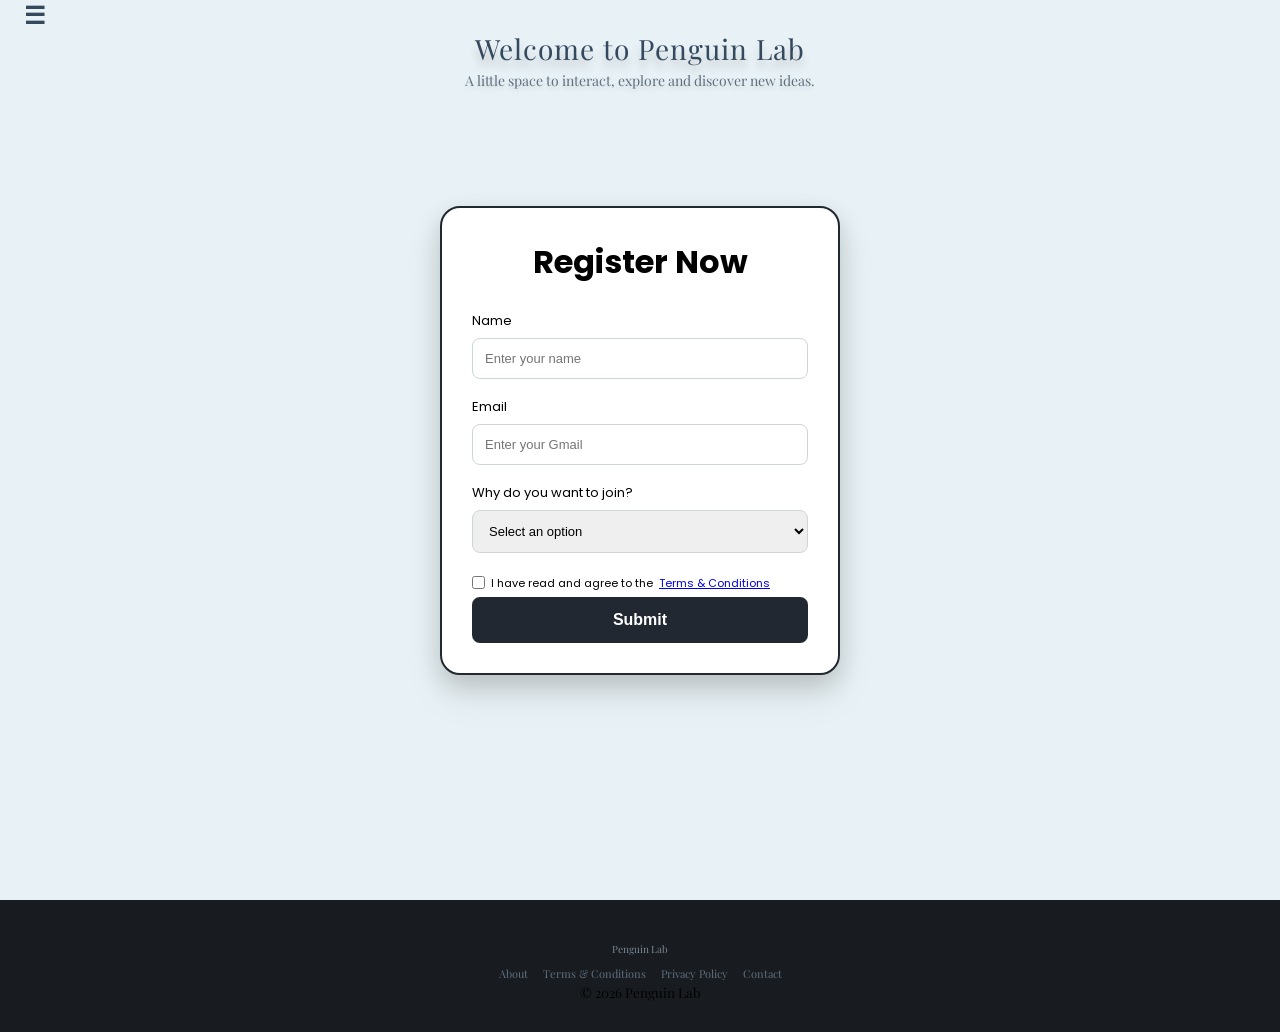
<file: index.html>
<!DOCTYPE html>
<html lang="en">

<head>
  <meta charset="UTF-8">
  <meta name="viewport" content="width=device-width, initial-scale=1.0">

  <link rel="stylesheet" href="style.css">

  <title>Penguin Lab</title>
</head>

<body class="home-page">

  <!-- NAVIGATION -->
  <nav class="navbar">

    <button class="menu-button" id="menuButton">
      ☰
    </button>

    <div class="menu-links" id="menuLinks">

      <a href="index.html">Home</a>
      <a href="about.html">About</a>
      <a href="terms.html">Terms &amp; Conditions</a>
      <a href="privacy.html">Privacy Policy</a>
      <a href="contact.html">Contact</a>

    </div>

  </nav>


  <!-- INTRO HEADER -->
  <header>

    <h1>Welcome to Penguin Lab</h1>

    <p>
      A little space to interact, explore and discover new ideas.
    </p>

  </header>


  <!-- REGISTRATION CARD -->
  <main class="register-card">

    <h1>Register Now</h1>

    <form id="registrationForm">

      <!-- NAME -->
      <div class="form-group">

        <label for="name">
          Name
        </label>

        <input
          type="text"
          id="name"
          name="name"
          placeholder="Enter your name"
          minlength="4"
          required
        >

      </div>


      <!-- EMAIL -->
      <div class="form-group">

        <label for="email">
          Email
        </label>

        <input
          type="email"
          id="email"
          name="email"
          placeholder="Enter your Gmail"
          pattern="[a-zA-Z0-9._%+-]+@gmail\.com"
          title="Please enter a valid Gmail address"
          required
        >

      </div>


      <!-- REASON -->
      <div class="form-group">

        <label for="reason">
          Why do you want to join?
        </label>

        <select id="reason" name="reason">

          <option value="">
            Select an option
          </option>

          <option value="learning">
            Learning
          </option>

          <option value="exploring">
            Just exploring
          </option>

          <option value="curiosity">
            Curiosity
          </option>

          <option value="looking-around">
            Just looking around
          </option>

          <option value="other">
            Other
          </option>

        </select>

      </div>


      <!-- TERMS -->
      <label class="terms-check">

        <input type="checkbox" required>

        I have read and agree to the
        <a href="terms.html">
          Terms &amp; Conditions
        </a>

      </label>


      <!-- SUBMIT -->
      <button type="submit">
        Submit
      </button>

    </form>

  </main>


  <!-- ENTRY SCREEN -->
  <section class="entry-screen" id="entryScreen">

    <div class="entry-message">

      <h2>
        You made it in. 👀
      </h2>

      <p>
        Getting things ready...
      </p>

      <div class="loading-dots">

        <span></span>
        <span></span>
        <span></span>

      </div>

    </div>

  </section>


  <!-- LAB SCREEN -->
  <section class="lab-screen" id="labScreen">

<div class="penguin-bubble bubble-one">
  👀 There's more to discover...
</div>

<div class="penguin-bubble bubble-two">
  🐧 Keep looking...
</div>

<div class="penguin-bubble bubble-three">
  💭 You never know what you'll find.
</div>

<div class="penguin-bubble bubble-four">
  🔎 Did you notice that?
</div>

<div class="penguin-bubble bubble-five">
  🌍 The world is stranger than it looks.
</div>

<div class="penguin-bubble bubble-six">
  🤔 I wonder what we'll find next.
</div>

<div class="penguin-bubble bubble-seven">
  🐧 Don't scroll too fast!
</div>

<div class="penguin-bubble bubble-eight">
  👀 Okay... this one is interesting.
</div>
    
    <div class="lab-content">


      <!-- LAB PENGUIN -->
      <div class="lab-penguin">

        <div class="lab-penguin-body">

          <div class="lab-penguin-tummy"></div>

        </div>


        <div class="lab-penguin-wing"></div>


        <div class="lab-penguin-head">

          <div class="lab-penguin-face">

            <div class="lab-penguin-eye left"></div>

            <div class="lab-penguin-eye right"></div>

            <div class="lab-penguin-beak"></div>

          </div>

        </div>


        <div class="lab-penguin-foot left"></div>

        <div class="lab-penguin-foot right"></div>


        <!-- PENGUIN MESSAGE -->
        <div class="penguin-message">

          <span>
            Come take a look... 👀
          </span>

        </div>

      </div>


      <!-- LAB INTRO -->
      <h1>
        Welcome to Penguin Lab
      </h1>


      <p>
        There’s more to the world than we notice at first glance.
        Some things are strange. Some are disappearing.
        Some are hiding in plain sight.
      </p>


      <p>
        Take a look around. You might discover something
        you never knew existed.
      </p>


      <!-- SLIDER TITLE -->
      <h2>
        A glimpse inside the Lab...
      </h2>


      <!-- IMAGE SLIDER -->
      <div class="lab-slider">

        <div class="slides-track">


          <!-- IMAGE 1 -->
          <div class="slide">

            <img
              src="image1.jpg"
              alt="A glimpse into the natural world"
            >

          </div>


          <!-- IMAGE 2 -->
          <div class="slide">

            <img
              src="image2.jpg"
              alt="A glimpse into the natural world"
            >

          </div>


          <!-- IMAGE 3 -->
          <div class="slide">

            <img
              src="image3.jpg"
              alt="A glimpse into language and culture"
            >

          </div>


          <!-- IMAGE 4 -->
          <div class="slide">

            <img
              src="image4.jpg"
              alt="Antikythera mechanism"
            >

          </div>


          <!-- IMAGE 5 -->
          <div class="slide">

            <img
              src="image5.jpg"
              alt="A glimpse inside Penguin Lab"
            >

          </div>


          <!-- DUPLICATE IMAGE 1 FOR SEAMLESS SLIDER -->
          <div class="slide">

            <img
              src="image1.jpg"
              alt="A glimpse into the natural world"
            >

          </div>


        </div>

      </div>


      <!-- DISCOVERY SECTION -->
      <section class="discover-section">


        <h2>
          What will you discover?
        </h2>


        <p class="discover-intro">
          The world is full of things that are easy to overlook.
          Look a little closer and you might find something extraordinary.
        </p>


  <div class="discovery-categories">


          <!-- NATURE -->
   <div class="discovery-card">

    <img src="image1.jpg"
             alt="A mysterious cave"
            >


            <div class="discovery-info">

              <h3>
                Nature
              </h3>


              <p class="discovery-tagline">
                The world has secrets.
              </p>


              <p>
                Strange creatures, hidden places, unusual ecosystems,
                and natural phenomena that seem almost impossible.
              </p>


        <button onclick="window.location.href='nature.html'">
  Explore Nature
</button>

            </div>

          </div>


          <!-- LANGUAGES -->
          <div class="discovery-card">

            <img
              src="image5.jpg"
              alt="Language and culture"
            >


            <div class="discovery-info">

              <h3>
                Languages
              </h3>


              <p class="discovery-tagline">
                Every language carries a world.
              </p>


              <p>
                Discover disappearing languages, unusual writing systems,
                fascinating words, and the stories languages carry.
              </p>


    <button onclick="window.location.href='languages.html'">
  Explore Languages
</button>

            </div>

          </div>


          <!-- MYSTERIES & INVENTIONS -->
          <div class="discovery-card">

            <img
              src="image2.jpg"
              alt="The Antikythera mechanism"
            >


            <div class="discovery-info">

              <h3>
                Mysteries &amp; Inventions
              </h3>


              <p class="discovery-tagline">
                Someone actually built this.
              </p>


              <p>
                Explore ancient technology, forgotten inventions,
                mysterious objects, and discoveries that raise questions.
              </p>


  <button onclick="window.location.href='mysteries.html'">
  Explore Mysteries
</button>

            </div>

          </div>
    <div class="discovery-card">
  <img src="image3.jpg" alt="A hidden place">

  <div class="discovery-info">
    <h3>Hidden Places</h3>

    <p class="discovery-tagline">
      Some places are easier to miss than you think.
    </p>

    <p>
      Explore forgotten places, secret corners of the world,
      unusual landscapes, and locations hiding in plain sight.
    </p>

    <button onclick="window.location.href='hidden.html'">
      Explore Hidden Places
    </button>
  </div>
</div>


<div class="discovery-card">
  <img src="image4.jpg" alt="The human mind">

  <div class="discovery-info">
    <h3>Human Mind</h3>

    <p class="discovery-tagline">
      Your mind does more than you realize.
    </p>

    <p>
      Discover fascinating things about memory, perception,
      emotions, habits, and the strange ways our minds work.
    </p>

    <button onclick="window.location.href='mind.html'">
      Explore Human Mind
    </button>
  </div>
</div>  

        </div>

      </section>

      <section class="why-lab">

  <h2>Why Penguin Lab?</h2>

  <p>
    Penguin Lab is a little space for curious minds.
    A place to pause, look closer, and discover things
    that are easy to miss in everyday life.
  </p>

  <p>
    From hidden corners of nature to languages that are
    slowly disappearing and inventions that make us wonder,
    there's always something worth exploring.
  </p>

  <p>
    You don't need to know everything.
    Just be curious enough to look.
  </p>

</section>

    </div>

  </section>


  <!-- INTRO PENGUIN -->
  <div class="hole"></div>


  <div class="penguin">

    <div class="body">

      <div class="tummy"></div>

    </div>


    <div class="wing left"></div>

    <div class="wing right"></div>


    <div class="head">

      <div class="face">

        <div class="eye left"></div>

        <div class="eye right"></div>

        <div class="beak"></div>

      </div>

    </div>


    <div class="foot left"></div>

    <div class="foot right"></div>

  </div>


  <!-- FOOTER -->
  <footer>

    <p>
      Penguin Lab
    </p>


    <div class="footer-links">

      <a href="about.html">
        About
      </a>

      <a href="terms.html">
        Terms &amp; Conditions
      </a>

      <a href="privacy.html">
        Privacy Policy
      </a>

      <a href="contact.html">
        Contact
      </a>

    </div>


    <small>
      © 2026 Penguin Lab
    </small>

  </footer>


  <!-- JAVASCRIPT -->
  <script src="script.js"></script>

</body>
</html>
</file>
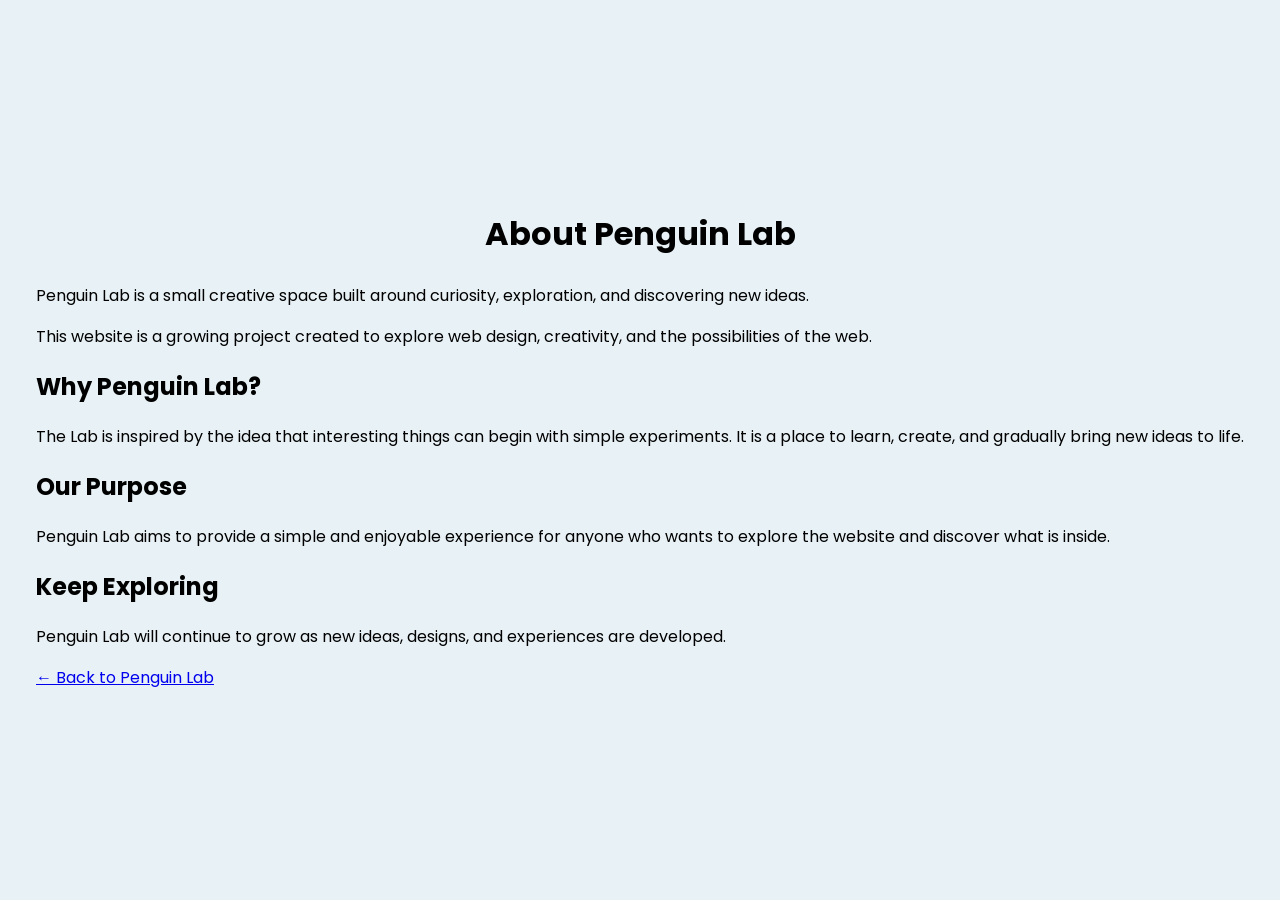
<file: about.html>
<!DOCTYPE html>
<html lang="en">
<head>
  <meta charset="UTF-8">
  <meta name="viewport" content="width=device-width, initial-scale=1.0">
  <title>About Penguin Lab</title>
  <link rel="stylesheet" href="style.css">
</head>
  <body>  
    <main class="about-page">
      <h1>About Penguin Lab</h1>
      <p>
  Penguin Lab is a small creative space built around curiosity,
  exploration, and discovering new ideas.
      </p>

      <p>
  This website is a growing project created to explore web design,
  creativity, and the possibilities of the web.
      </p>

      <h2>Why Penguin Lab?</h2>
   <p>
  The Lab is inspired by the idea that interesting things can begin
  with simple experiments. It is a place to learn, create, and
  gradually bring new ideas to life.
</p>

      <h2>Our Purpose</h2>
      <p>
  Penguin Lab aims to provide a simple and enjoyable experience for
  anyone who wants to explore the website and discover what is inside.
</p>
      <h2>Keep Exploring</h2>
      <p>
  Penguin Lab will continue to grow as new ideas, designs, and
  experiences are developed.
</p>
      <a href="index.html" class="back-link">← Back to Penguin Lab</a>
 </main>
</body>
</html>
</file>
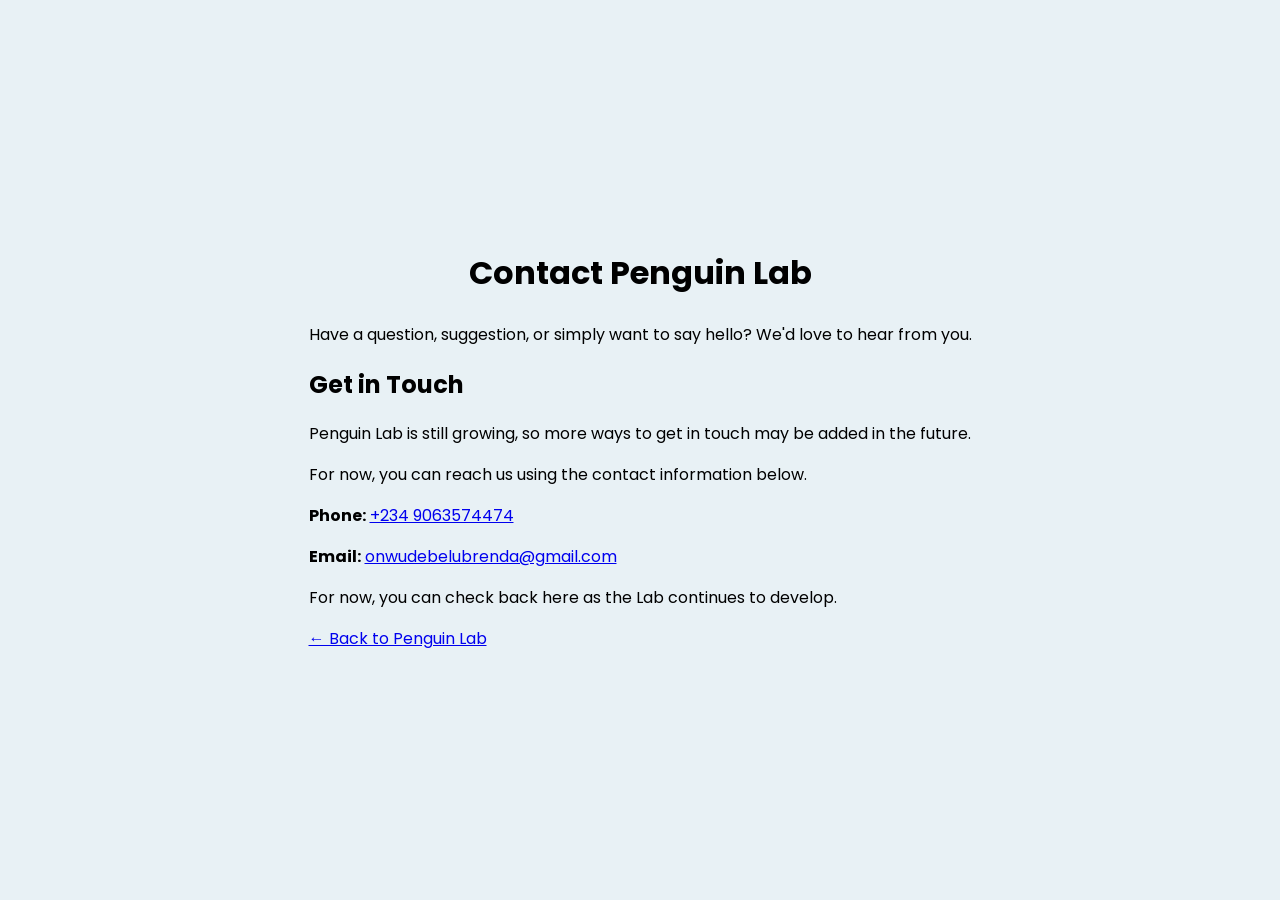
<file: contact.html>
<!DOCTYPE html>
<html lang="en">
<head>
  <meta charset="UTF-8">
  <meta name="viewport" content="width=device-width, initial-scale=1.0">
  <title>Contact | Penguin Lab</title>
  <link rel="stylesheet" href="style.css">
</head>
  <body>  
    <main class="contact-page"><h1>Contact Penguin Lab</h1>
      <p>
  Have a question, suggestion, or simply want to say hello?
  We'd love to hear from you.
</p>
      <h2>Get in Touch</h2>
      <p>
  Penguin Lab is still growing, so more ways to get in touch may be
  added in the future.
</p>
      <p>
      For now, you can reach us using the contact information below.
    </p>

    <p>
      <strong>Phone:</strong>
      <a href="tel:+2349063574474">+234 9063574474</a>
    </p>

    <p>
      <strong>Email:</strong>
      <a href="mailto:onwudebelubrenda@gmail.com">
        onwudebelubrenda@gmail.com
      </a>
    </p>
      <p>
  For now, you can check back here as the Lab continues to develop.
</p>
      <a href="index.html" class="back-link">← Back to Penguin Lab</a>
  </main>
 </body>
</html>
</file>
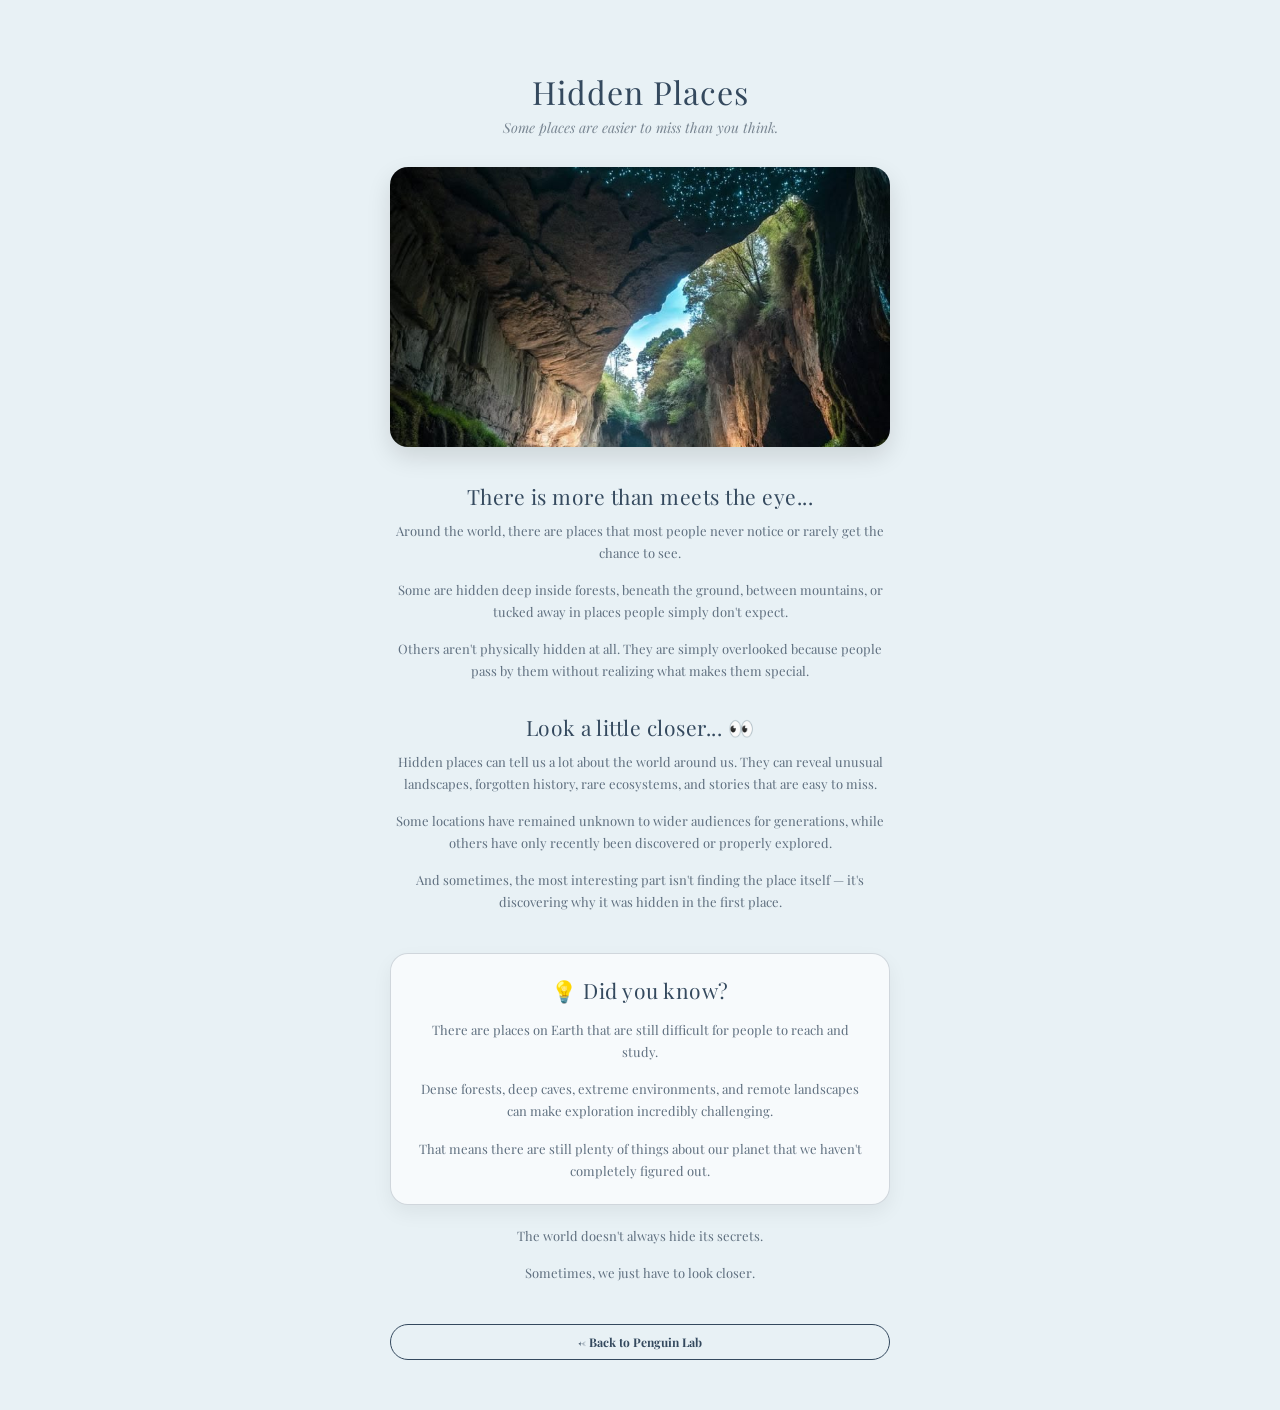
<file: hidden.html>
<!DOCTYPE html>
<html lang="en">

<head>
  <meta charset="UTF-8">
  <meta name="viewport" content="width=device-width, initial-scale=1.0">

  <link rel="stylesheet" href="style.css">

  <title>Hidden Places | Penguin Lab</title>
</head>

<body>

  <main class="discovery-page">

    <h1>Hidden Places</h1>

    <p class="discovery-tagline">
      Some places are easier to miss than you think.
    </p>

    <img
      src="image9.jpg"
      alt="A hidden and mysterious place"
      class="discovery-main-image"
    >

    <h2>There is more than meets the eye...</h2>

    <p>
      Around the world, there are places that most people
      never notice or rarely get the chance to see.
    </p>

    <p>
      Some are hidden deep inside forests, beneath the ground,
      between mountains, or tucked away in places people
      simply don't expect.
    </p>

    <p>
      Others aren't physically hidden at all.
      They are simply overlooked because people pass by them
      without realizing what makes them special.
    </p>

    <h2>Look a little closer... 👀</h2>

    <p>
      Hidden places can tell us a lot about the world around us.
      They can reveal unusual landscapes, forgotten history,
      rare ecosystems, and stories that are easy to miss.
    </p>

    <p>
      Some locations have remained unknown to wider audiences
      for generations, while others have only recently been
      discovered or properly explored.
    </p>

    <p>
      And sometimes, the most interesting part isn't finding
      the place itself — it's discovering why it was hidden
      in the first place.
    </p>

    <div class="did-you-know">

      <h2>💡 Did you know?</h2>

      <p>
        There are places on Earth that are still difficult
        for people to reach and study.
      </p>

      <p>
        Dense forests, deep caves, extreme environments,
        and remote landscapes can make exploration incredibly
        challenging.
      </p>

      <p>
        That means there are still plenty of things about
        our planet that we haven't completely figured out.
      </p>

    </div>

    <p>
      The world doesn't always hide its secrets.
    </p>

    <p>
      Sometimes, we just have to look closer.
    </p>

    <button onclick="window.location.href='index.html?lab=true'">
      ← Back to Penguin Lab
    </button>

  </main>

</body>
</html>
</file>
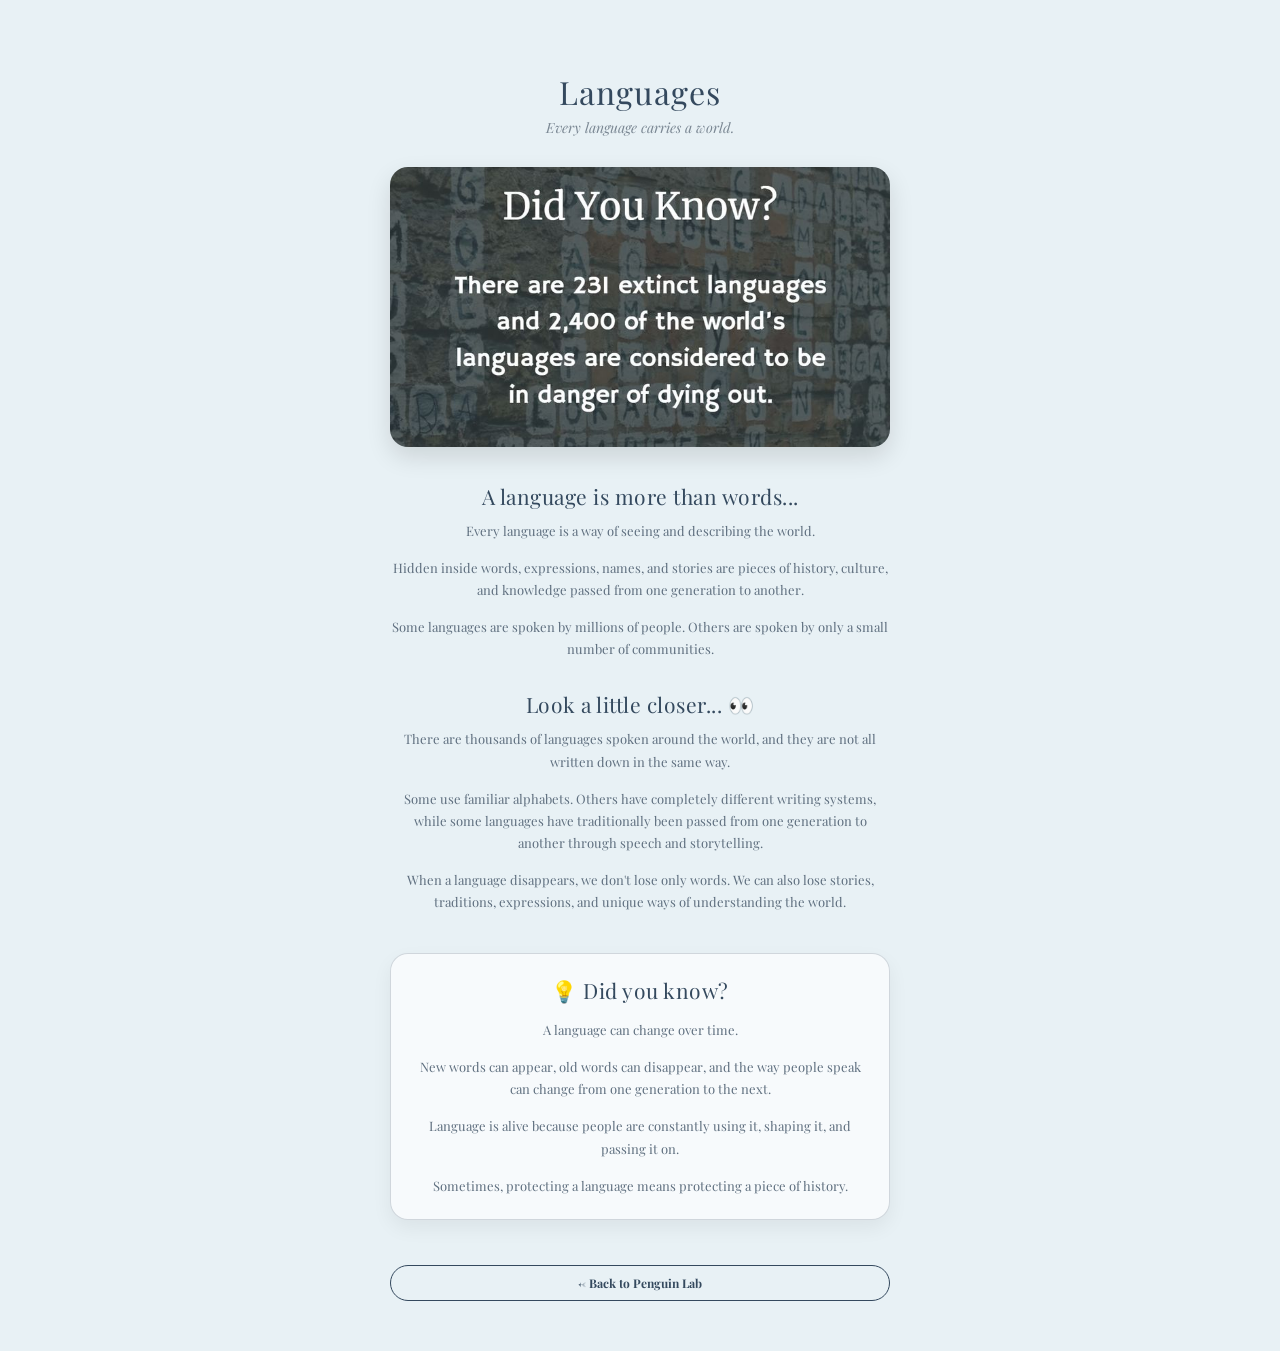
<file: languages.html>
<!DOCTYPE html>
<html lang="en">

<head>
  <meta charset="UTF-8">
  <meta name="viewport" content="width=device-width, initial-scale=1.0">

  <link rel="stylesheet" href="style.css">

  <title>Languages | Penguin Lab</title>
</head>

<body>

  <main class="discovery-page">

    <h1>Languages</h1>

    <p class="discovery-tagline">
      Every language carries a world.
    </p>

    <img
      src="image7.jpg"
      alt="Language and culture"
      class="discovery-main-image"
    >

    <h2>A language is more than words...</h2>

    <p>
      Every language is a way of seeing and describing the world.
    </p>

    <p>
      Hidden inside words, expressions, names, and stories are
      pieces of history, culture, and knowledge passed from one
      generation to another.
    </p>

    <p>
      Some languages are spoken by millions of people.
      Others are spoken by only a small number of communities.
    </p>

    <h2>Look a little closer... 👀</h2>

    <p>
      There are thousands of languages spoken around the world,
      and they are not all written down in the same way.
    </p>

    <p>
      Some use familiar alphabets. Others have completely
      different writing systems, while some languages have
      traditionally been passed from one generation to another
      through speech and storytelling.
    </p>

    <p>
      When a language disappears, we don't lose only words.
      We can also lose stories, traditions, expressions,
      and unique ways of understanding the world.
    </p>

    <div class="did-you-know">

  <h2>💡 Did you know?</h2>

    <p>
      A language can change over time.
    </p>

    <p>
      New words can appear, old words can disappear, and the way
      people speak can change from one generation to the next.
    </p>

    <p>
      Language is alive because people are constantly using it,
      shaping it, and passing it on.
    </p>

    <p>
      Sometimes, protecting a language means protecting
      a piece of history.
    </p>
  </div>
    <button onclick="window.location.href='index.html?lab=true'">
      ← Back to Penguin Lab
    </button>

  </main>

</body>
</html>
</file>
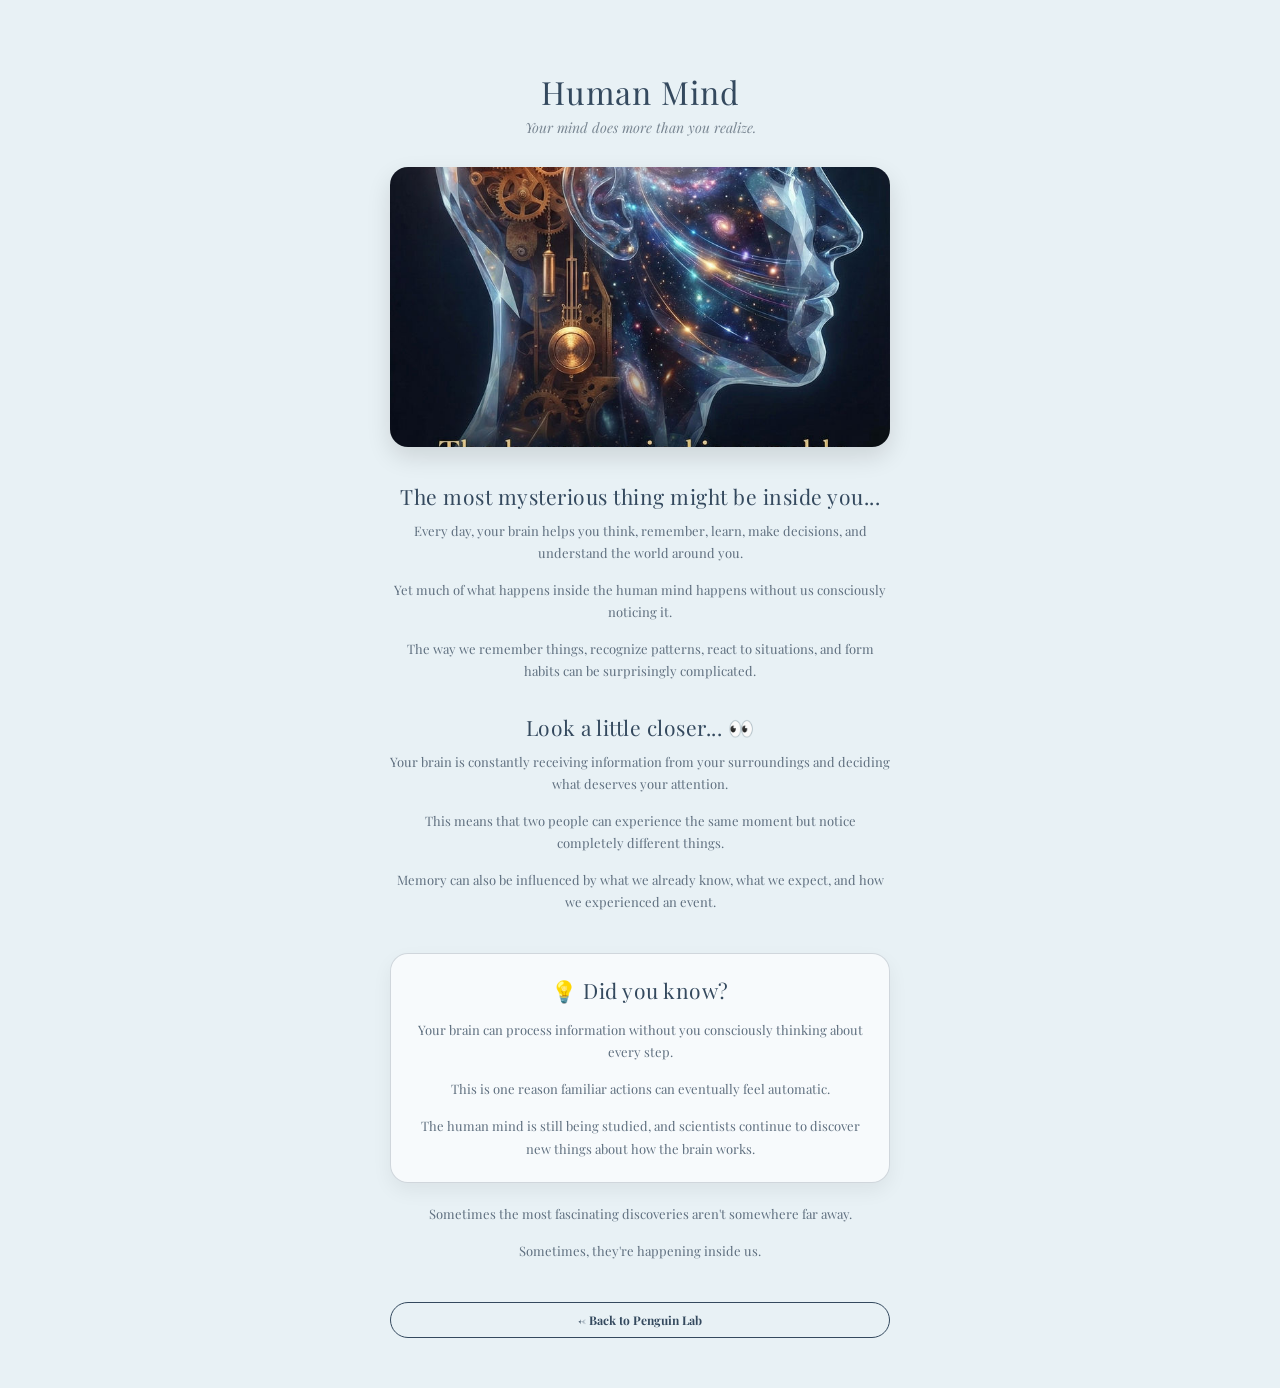
<file: mind.html>
<!DOCTYPE html>
<html lang="en">

<head>
  <meta charset="UTF-8">
  <meta name="viewport" content="width=device-width, initial-scale=1.0">

  <link rel="stylesheet" href="style.css">

  <title>Human Mind | Penguin Lab</title>
</head>

<body>

  <main class="discovery-page">

    <h1>Human Mind</h1>

    <p class="discovery-tagline">
      Your mind does more than you realize.
    </p>

    <img
      src="image10.jpg"
      alt="The human mind"
      class="discovery-main-image"
    >

    <h2>The most mysterious thing might be inside you...</h2>

    <p>
      Every day, your brain helps you think, remember,
      learn, make decisions, and understand the world around you.
    </p>

    <p>
      Yet much of what happens inside the human mind happens
      without us consciously noticing it.
    </p>

    <p>
      The way we remember things, recognize patterns,
      react to situations, and form habits can be surprisingly
      complicated.
    </p>

    <h2>Look a little closer... 👀</h2>

    <p>
      Your brain is constantly receiving information from
      your surroundings and deciding what deserves your attention.
    </p>

    <p>
      This means that two people can experience the same moment
      but notice completely different things.
    </p>

    <p>
      Memory can also be influenced by what we already know,
      what we expect, and how we experienced an event.
    </p>

    <div class="did-you-know">

      <h2>💡 Did you know?</h2>

      <p>
        Your brain can process information without you
        consciously thinking about every step.
      </p>

      <p>
        This is one reason familiar actions can eventually
        feel automatic.
      </p>

      <p>
        The human mind is still being studied,
        and scientists continue to discover new things
        about how the brain works.
      </p>

    </div>

    <p>
      Sometimes the most fascinating discoveries
      aren't somewhere far away.
    </p>

    <p>
      Sometimes, they're happening inside us.
    </p>

    <button onclick="window.location.href='index.html?lab=true'">
      ← Back to Penguin Lab
    </button>

  </main>

</body>
</html>
</file>
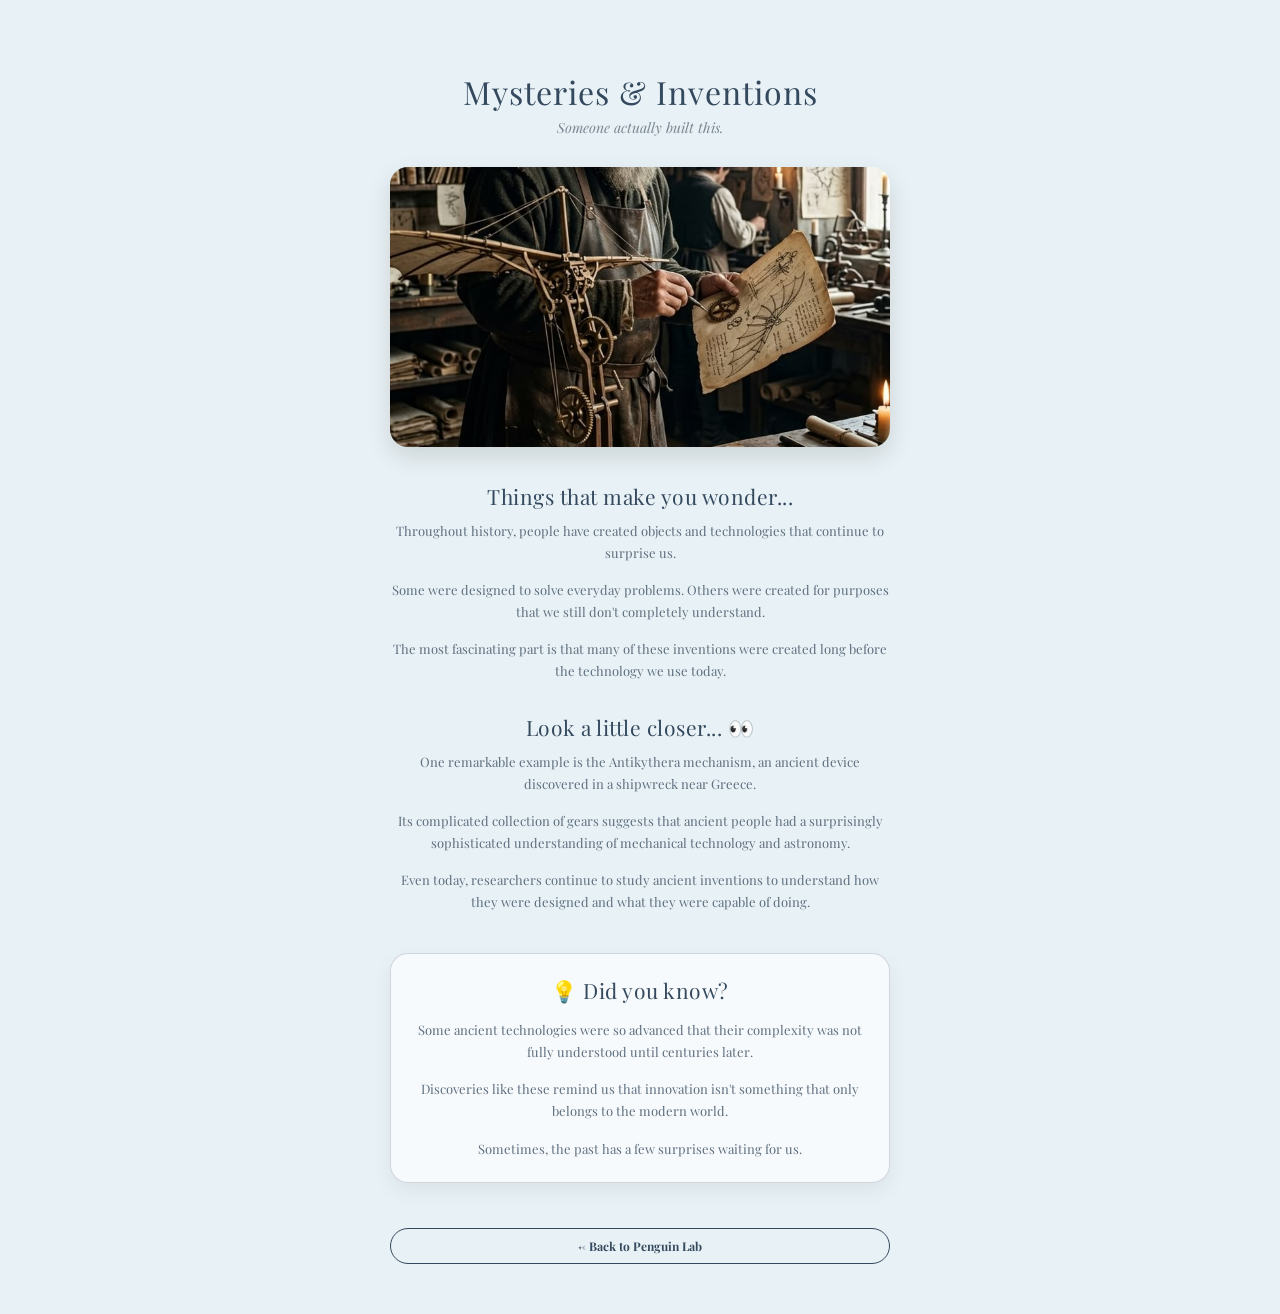
<file: mysteries.html>
<!DOCTYPE html>
<html lang="en">

<head>
  <meta charset="UTF-8">
  <meta name="viewport" content="width=device-width, initial-scale=1.0">

  <link rel="stylesheet" href="style.css">

  <title>Mysteries & Inventions | Penguin Lab</title>
</head>

<body>

  <main class="discovery-page">

    <h1>Mysteries &amp; Inventions</h1>

    <p class="discovery-tagline">
      Someone actually built this.
    </p>

    <img
      src="image8.jpg"
      alt="The Antikythera mechanism"
      class="discovery-main-image"
    >

    <h2>Things that make you wonder...</h2>

    <p>
      Throughout history, people have created objects and
      technologies that continue to surprise us.
    </p>

    <p>
      Some were designed to solve everyday problems.
      Others were created for purposes that we still don't
      completely understand.
    </p>

    <p>
      The most fascinating part is that many of these inventions
      were created long before the technology we use today.
    </p>

    <h2>Look a little closer... 👀</h2>

    <p>
      One remarkable example is the Antikythera mechanism,
      an ancient device discovered in a shipwreck near Greece.
    </p>

    <p>
      Its complicated collection of gears suggests that ancient
      people had a surprisingly sophisticated understanding
      of mechanical technology and astronomy.
    </p>

    <p>
      Even today, researchers continue to study ancient inventions
      to understand how they were designed and what they were
      capable of doing.
    </p>

    <div class="did-you-know">

  <h2>💡 Did you know?</h2>


    <p>
      Some ancient technologies were so advanced that their
      complexity was not fully understood until centuries later.
    </p>

    <p>
      Discoveries like these remind us that innovation isn't
      something that only belongs to the modern world.
    </p>

    <p>
      Sometimes, the past has a few surprises waiting for us.
    </p>
  </div>
    <button onclick="window.location.href='index.html?lab=true'">
      ← Back to Penguin Lab
    </button>

  </main>

</body>
</html>
</file>
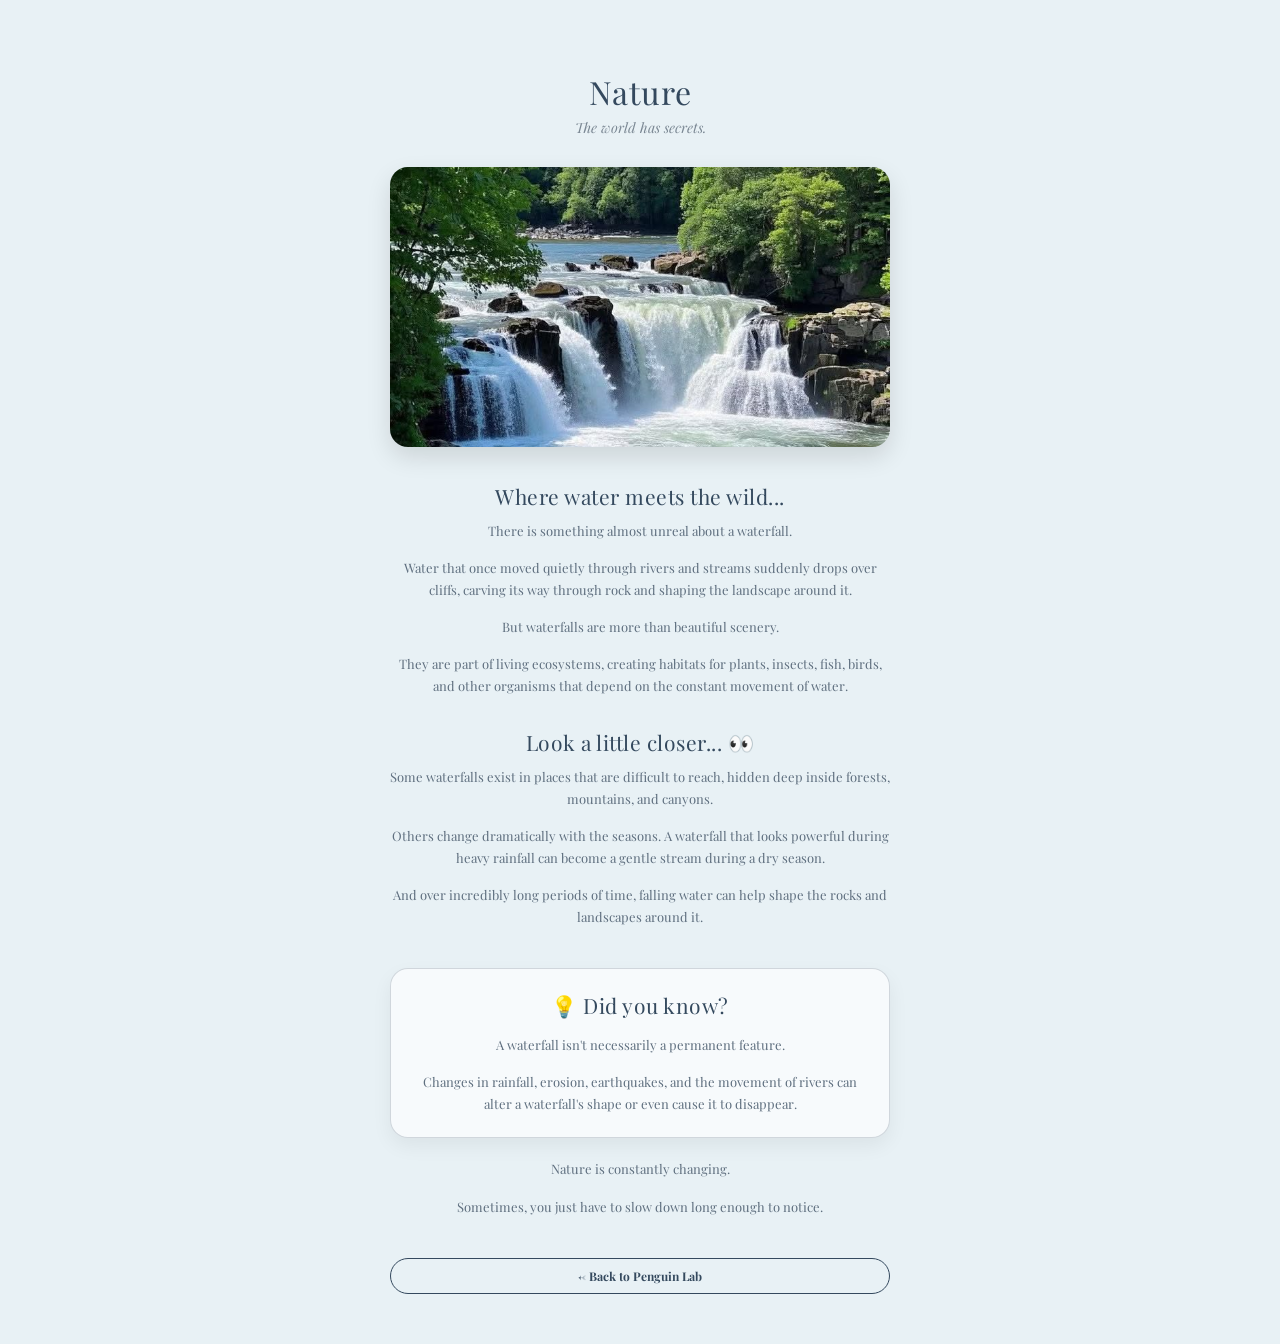
<file: nature.html>
<!DOCTYPE html>
<html lang="en">

<head>
  <meta charset="UTF-8">
  <meta name="viewport" content="width=device-width, initial-scale=1.0">

  <link rel="stylesheet" href="style.css">

  <title>Nature | Penguin Lab</title>
</head>

<body>

  <main class="discovery-page">

  <h1>Nature</h1>

  <p class="discovery-tagline">
    The world has secrets.
  </p>

  <img
    src="image6.jpg"
    alt="A beautiful waterfall surrounded by nature"
    class="discovery-main-image"
  >

  <h2>Where water meets the wild...</h2>

  <p>
    There is something almost unreal about a waterfall.
  </p>

  <p>
    Water that once moved quietly through rivers and streams
    suddenly drops over cliffs, carving its way through rock
    and shaping the landscape around it.
  </p>

  <p>
    But waterfalls are more than beautiful scenery.
  </p>

  <p>
    They are part of living ecosystems, creating habitats for
    plants, insects, fish, birds, and other organisms that
    depend on the constant movement of water.
  </p>

  <h2>Look a little closer... 👀</h2>

  <p>
    Some waterfalls exist in places that are difficult to reach,
    hidden deep inside forests, mountains, and canyons.
  </p>

  <p>
    Others change dramatically with the seasons. A waterfall
    that looks powerful during heavy rainfall can become a
    gentle stream during a dry season.
  </p>

  <p>
    And over incredibly long periods of time, falling water
    can help shape the rocks and landscapes around it.
  </p>

  <div class="did-you-know">

  <h2>💡 Did you know?</h2>


  <p>
    A waterfall isn't necessarily a permanent feature.
  </p>

  <p>
    Changes in rainfall, erosion, earthquakes, and the movement
    of rivers can alter a waterfall's shape or even cause it
    to disappear.
  </p>
  </div>
  <p>
    Nature is constantly changing.
  </p>

  <p>
    Sometimes, you just have to slow down long enough to notice.
  </p>

  <button onclick="window.location.href='index.html?lab=true'">
    ← Back to Penguin Lab
  </button>

</main>

</body>

</html>
</file>
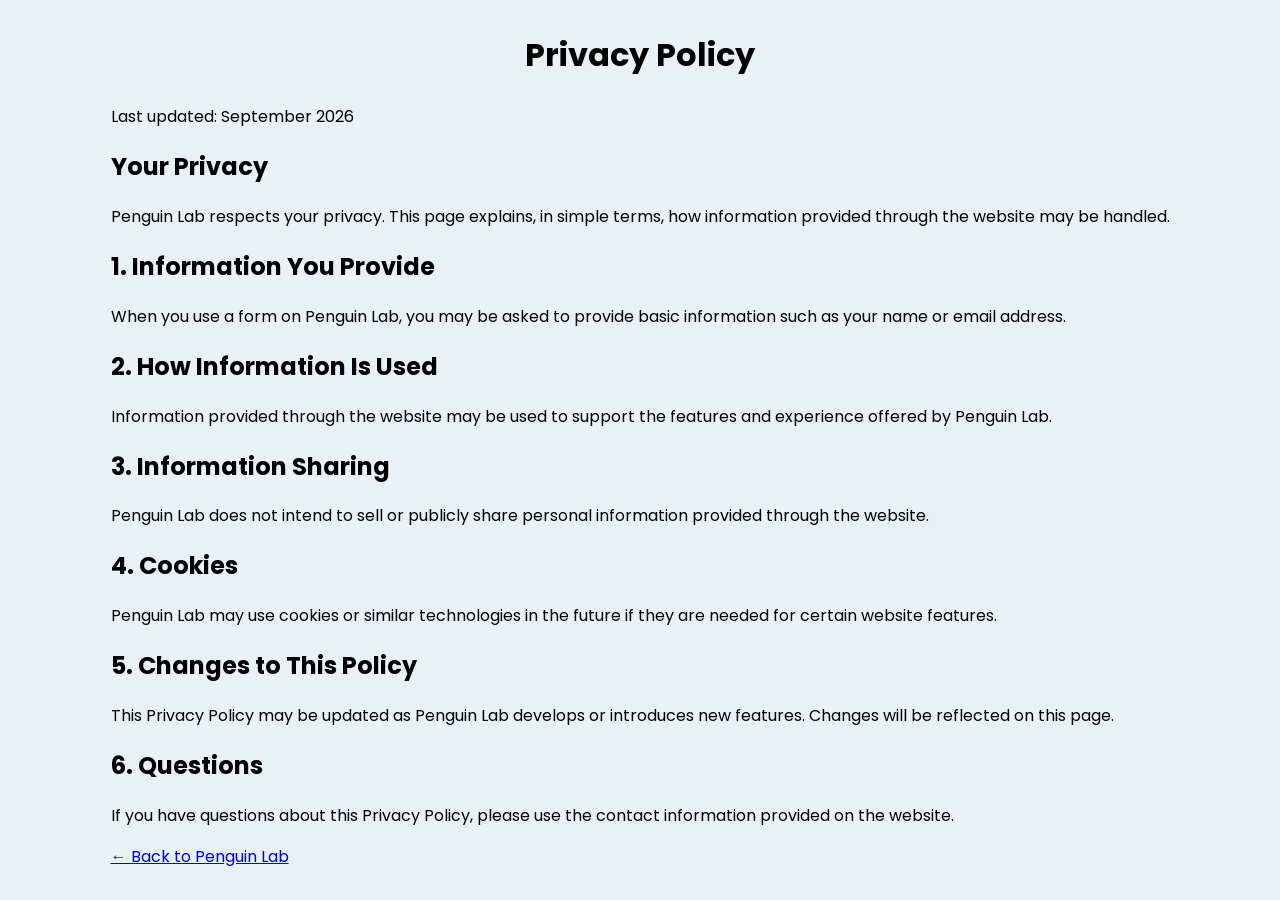
<file: privacy.html>
<!DOCTYPE html>
<html lang="en">
  <head>
  <meta charset="UTF-8">
  <meta name="viewport" content="width=device-width, initial-scale=1.0">
  <title>Privacy Policy | Penguin Lab</title>
  <link rel="stylesheet" href="style.css"></head>
  <body> 
    <main class="privacy-page">
      <h1>Privacy Policy</h1>
      <p class="last-updated">Last updated: September 2026</p>
      <h2>Your Privacy</h2>
      <p>
  Penguin Lab respects your privacy. This page explains, in simple terms,
  how information provided through the website may be handled.
</p>
      <h2>1. Information You Provide</h2>
      <p>
  When you use a form on Penguin Lab, you may be asked to provide basic
  information such as your name or email address.
</p>
      <h2>2. How Information Is Used</h2>
      <p>
  Information provided through the website may be used to support the
  features and experience offered by Penguin Lab.
</p>
      <h2>3. Information Sharing</h2>
      <p>
  Penguin Lab does not intend to sell or publicly share personal
  information provided through the website.
</p>
      <h2>4. Cookies</h2>
      <p>
  Penguin Lab may use cookies or similar technologies in the future if
  they are needed for certain website features.
</p>
      <h2>5. Changes to This Policy</h2>
      <p>
  This Privacy Policy may be updated as Penguin Lab develops or introduces
  new features. Changes will be reflected on this page.
</p>
      <h2>6. Questions</h2>
      <p>
  If you have questions about this Privacy Policy, please use the contact
  information provided on the website.
</p>
      <a href="index.html" class="back-link">← Back to Penguin Lab</a>
  </main>
 </body>
</html>
</file>
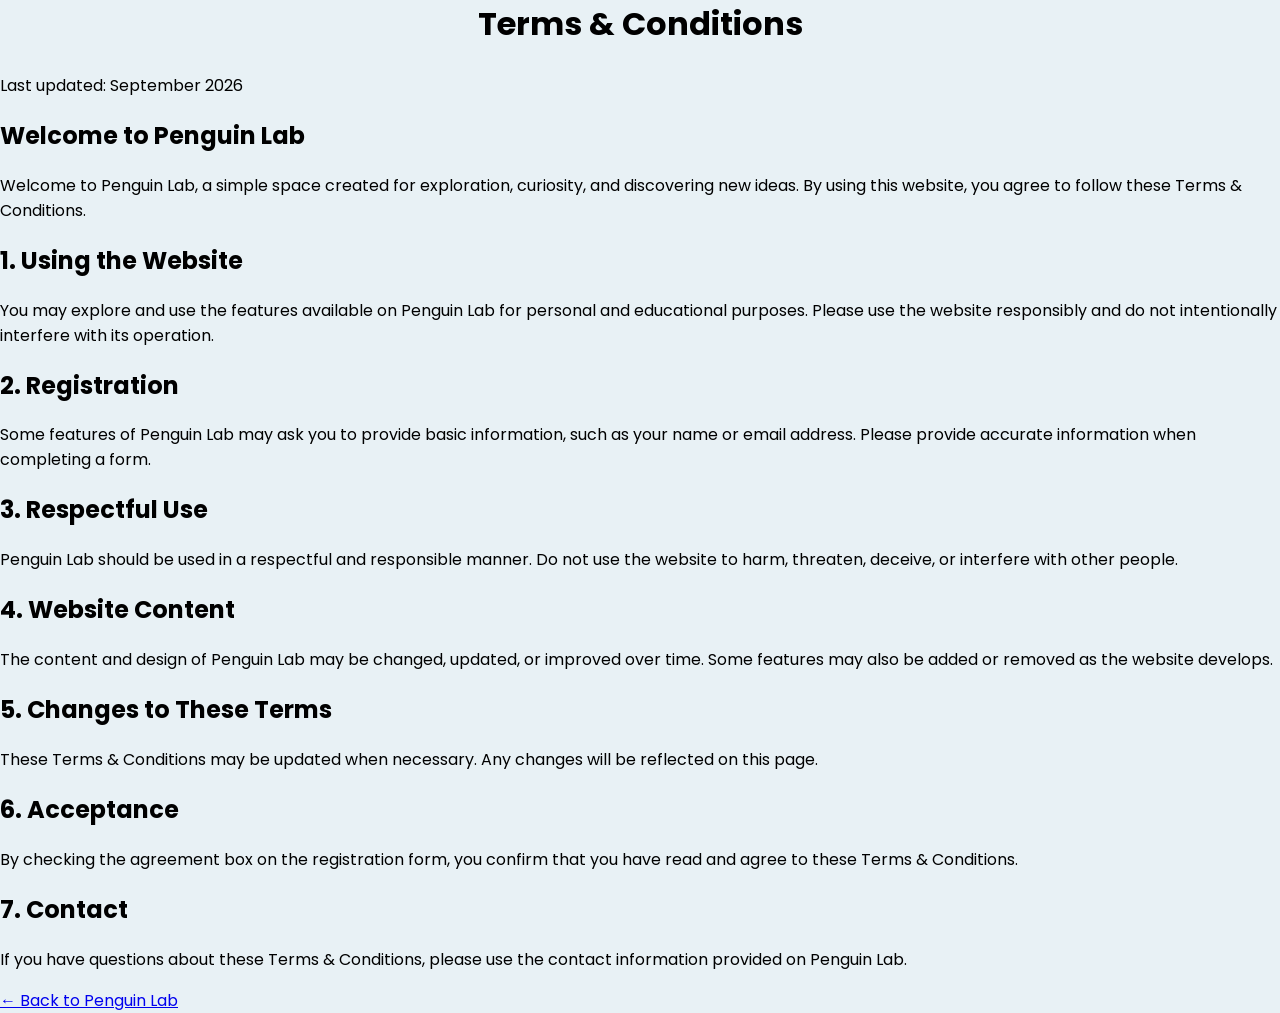
<file: terms.html>
<!DOCTYPE html>
<html lang="en">
<head>
  <meta charset="UTF-8">
  <meta name="viewport" content="width=device-width, initial-scale=1.0">
  <title>Terms & Conditions | Penguin Lab</title>
  <link rel="stylesheet" href="style.css">
</head>
  <body>  
    <main class="terms-page">
      <h1>Terms & Conditions</h1>
      <p class="last-updated">Last updated: September 2026</p>
      <h2>Welcome to Penguin Lab</h2>
      <p> Welcome to Penguin Lab, a simple space created for exploration,
  curiosity, and discovering new ideas. By using this website, you agree
  to follow these Terms & Conditions.
      </p>

      <h2>1. Using the Website</h2>
      <p>You may explore and use the features available on Penguin Lab for
  personal and educational purposes. Please use the website responsibly
  and do not intentionally interfere with its operation.
      </p>
      <h2>2. Registration</h2>
      <p>Some features of Penguin Lab may ask you to provide basic information,
  such as your name or email address. Please provide accurate information
  when completing a form.
      </p>
      <h2>3. Respectful Use</h2>
      <p>Penguin Lab should be used in a respectful and responsible manner.
  Do not use the website to harm, threaten, deceive, or interfere with
  other people.
      </p>
      <h2>4. Website Content</h2>
      <p> The content and design of Penguin Lab may be changed, updated, or
  improved over time. Some features may also be added or removed as the
  website develops.
      </p>

      <h2>5. Changes to These Terms</h2>
      <p>  These Terms & Conditions may be updated when necessary. Any changes
  will be reflected on this page.
      </p>

      <h2>6. Acceptance</h2>
      <p>  By checking the agreement box on the registration form, you confirm
  that you have read and agree to these Terms & Conditions.
      </p>

      <h2>7. Contact</h2>
      <p>
  If you have questions about these Terms & Conditions, please use the
  contact information provided on Penguin Lab.
      </p>
      <a href="index.html" class="back-link">← Back to Penguin Lab</a>
 </main>
</body>
</html>
</file>
<file: style.css>
@import url('https://fonts.googleapis.com/css2?family=Poppins:wght@400;500;600;700&display=swap');
@import url('https://fonts.googleapis.com/css2?family=Playfair+Display:wght@300;400&display=swap');

* {
  box-sizing: border-box;
}

body {
  margin: 0;
  min-height: 100vh;

  display: flex;
  justify-content: center;
  align-items: center;
  
  background: #e8f1f5;
  font-family: 'Poppins', sans-serif;
}

.home-page {
  overflow: hidden;
}



.navbar {
  position: absolute;
  top: -10px;
  left: 35px;
  z-index: 100;
  opacity: 0;
  animation: menuAppear 1s ease-out 6.5s forwards; 
  transform: translateX(-50%);
}

@keyframes menuAppear {
  from {
    opacity: 0;
  }

  to {
    opacity: 1;
  }
}

.lab-content {
  display: none;
  text-align: center;
  padding: 40px 20px;
}
.entry-screen {
  display: none;
  position: fixed;
  inset: 0;
  z-index: 9999;
  background: #e8f1f5;
  align-items: center;
  justify-content: center;
  text-align: center;
}

.entry-message {
  padding: 20px;
}

.entry-message h2 {
  margin-bottom: 10px;
}

.entry-message p {
  margin-bottom: 20px;
}

.loading-dots {
  display: flex;
  justify-content: center;
  gap: 7px;
}

.loading-dots span {
  width: 8px;
  height: 8px;
  background: #222831;
  border-radius: 50%;
  animation: loading 1.2s infinite ease-in-out;
}

.loading-dots span:nth-child(2) {
  animation-delay: 0.2s;
}

.loading-dots span:nth-child(3) {
  animation-delay: 0.4s;
}

.lab-screen {
  display: none;
  position: fixed;
  inset: 0;
  z-index: 9998;
  background: #e8f1f5;
  text-align: center;
  overflow-y: auto;
}

.lab-content {
  display: block;
  max-width: 600px;
  margin: 0 auto;
  padding: 70px 20px;
  text-align: center;
}

.lab-content h1 {
  font-family: 'Playfair Display', serif;
  font-size: 28px;
  font-weight: 300;
  letter-spacing: 1px;
  color: #34495e;
  margin-bottom: 12px;
}

.lab-content p {
  font-family: 'Playfair Display', serif;
  font-size: 13px;
  font-weight: 300;
  line-height: 1.5;
  color: #5f6f7f;
  margin: 5px 0;
}

.lab-content h2 {
  font-family: 'Playfair Display', serif;
  font-size: 16px;
  font-weight: 300;
  letter-spacing: 0.5px;
  color: #34495e;
  margin-top: 35px;
}
.lab-slider {
  width: 90%;
  max-width: 500px;
  height: 280px;
  margin: 25px auto;
  overflow: hidden;
  border-radius: 16px;
}

.slides-track {
  display: flex;
  width: 600%;
  height: 100%;
  transition: transform 0.8s ease-in-out;
}

.slide {
  width: 16.6667%;
  height: 100%;
  flex-shrink: 0;
}

.slide img {
  width: 100%;
  height: 100%;
  object-fit: cover;
  display: block;
}
@keyframes loading {
  0%, 80%, 100% {
    transform: scale(0.6);
    opacity: 0.4;
  }

  40% {
    transform: scale(1);
    opacity: 1;
  }
}
footer {
  position: absolute;
  top: 100vh;
  width: 100%;
  box-sizing: border-box;
  background: #181c20;
  text-align: center;
  padding: 30px 10px;
  font-family: 'Playfair Display', serif;
}

.footer-links {
  display: flex;
  justify-content: center;
  flex-wrap: wrap;
  gap:15px;
}

.footer-links a {
  text-decoration: none;
  font-size: 11px;
  color: #5f6f7f;
}

.footer-links a:hover {
  color: #34495e;
}

footer p {
  margin-top: 12px;
  font-size: 10px;
  color: #7a8793;
}

.menu-button {
  background: none;
  border: none;
  font-size: 24px;
  cursor: pointer;
  color: #34495e;
}

.menu-links {
  display: none;
  flex-direction: column;
  gap: 10px;
  position: absolute;
  left: 35x;
  top: 0;
  
  margin-top: 8px;
  padding: 12px;

  background: white;
  border-radius: 12px;

  box-shadow: 0 8px 20px rgba(0, 0, 0, 0.12
  );
}

.menu-links a {
  text-decoration: none;
  font-family: 'Playfair Display', serif;
  font-size: 12px;
  color: #5f6f7f;
}

.menu-links a:hover {
  color: #34495e;
}

.menu-links.show {
  display: flex;
}

header {
  text-align: center;
  position: absolute;
  top: 30px;
  left: 50%;
  transform: translateX(-50%);
  width: 90%;
  opacity: 0;
  animation: headerFade 1.5s ease-in-out 8.5s forwards;
}

header h1 {
  font-family: 'Playfair Display', serif;
  font-size: 28px;
  font-weight: 300;
  margin: 0 0 4px;
  letter-spacing: 1px;
  text-shadow: 0 8px 8px rgba(0, 0, 0, 0.18);
  color: #34495e;
  
}

@keyframes headerFade {
  from {
    opacity: 0;
  }

  to {
    opacity: 1;
  }
}

header p {
  font-family: 'Playfair Display', serif;
  font-size: 14px;
  font-weight: 300;
  margin: 0;
  line-height: 1.4;
  text-shadow: 0 3px 6px rgba(0, 0, 0, 0.14);
  color: #5f6f7f;
  opacity: 0;
  animation: headerFade 1.5s ease-in-out 9.3s forwards;
}

.form-group label {
  font-size: 13px;
  font-weight: 400;
}

.form-group input,
.form-group select {
  font-size: 13px;
}

.terms-check {
  display: inline-flex;
  align-items: center;
  gap: 6px;
  font-size: 11px;
  font-weight: 400;
  line-height: 1.3;
}

.terms-check input {
  margin: 0;
  width: 13px;
  height: 13px;
  flex-shrink: 0;
}

.terms-check a {
  font-size: 11px;
}

.register-card {
  width: 90%;
  max-width: 400px;

  padding: 30px;

  background: white;

  border: 2px solid #222831;
  border-radius: 20px;

  box-shadow:
    0 10px 25px rgba(0, 0, 0, 0.15),
    0 20px 40px rgba(0, 0, 0, 0.08);

  position: absolute;

  left: 50%;
  bottom: -500px;

  transform: translateX(-50%);

  animation: cardPop 1s ease-out 6.5s forwards;

  overflow: hidden;
}

.register-card::after {
  content: "";

  position: absolute;

  top: -50%;
  left: -100%;

  width: 45%;
  height: 200%;

  background: linear-gradient(
    120deg,
    transparent,
    rgba(255, 255, 255, 0.08),
    rgba(180, 140, 255, 0.18),
    rgba(120, 200, 255, 0.16),
    rgba(255, 180, 220, 0.15),
    rgba(255, 255, 255, 0.08),
    transparent
  );

  transform: rotate(20deg);

  pointer-events: none;

  animation: rainbowShimmer 2.2s ease-in-out 7.5s forwards;
}

@keyframes rainbowShimmer {

  from {
    left: -100%;
  }

  to {
    left: 150%;
  }

}

@keyframes cardPop {

  0% {
    bottom: -500px;
    transform: translateX(-50%) scale(0.8);
  }

  65% {
    bottom: 25%;
    transform: translateX(-50%) scale(1.05);
  }

  80% {
    bottom: 27%;
    transform: translateX(-50%) scale(0.98);
  }

  90% {
    bottom: 24%;
    transform: translateX(-50%) scale(1.01);
  }

  100% {
    bottom: 25%;
    transform: translateX(-50%) scale(1);
  }

}

h1 {
  text-align: center;
  margin-top: 0;
  margin-bottom: 25px;
}

label {
  display: block;
  margin-bottom: 7px;
  font-weight: bold;
}

input,
select {
  width: 100%;
  padding: 12px;
  margin-bottom: 18px;

  border: 1px solid #ccd5da;
  border-radius: 8px;

  font-size: 15px;
}

button {
  width: 100%;
  padding: 12px;

  border: 2px solid #222831;
  border-radius: 8px;

  background: #222831;
  color: white;

  font-size: 16px;
  font-weight: bold;

  cursor: pointer;
}

.hole {
  position: absolute;

  bottom: 40px;
  left: 50%;

  width: 90px;
  height: 25px;

  transform: translateX(-50%);

  background: #17191c;

  border-radius: 50%;

  box-shadow:
    0 8px 12px rgba(0, 0, 0, 0.25);

  animation: holeExpand 0.5s ease-out 6s forwards, holeDisappear 0.3s ease-out 7.3s forwards;
}

@keyframes holeExpand {

  0% {
    transform: translateX(-50%) scale(1);
  }

  50% {
    transform: translateX(-50%) scale(1.3);
  }

  100% {
    transform: translateX(-50%) scale(1);
  }

}

@keyframes holeDisappear {

  from {
    opacity: 1;
    transform: translateX(-50%) scale(1);
  }

  to {
    opacity: 0;
    transform: translateX(-50%) scale(0);
  }

}

.penguin {
  position: absolute;

  width: 170px;
  height: 100px;

  left: -130px;
  bottom: 10px;

  transform: scale(0.55);
  transform-origin: center;

  animation: penguinSlide 4s ease-out forwards, enterHole 2s ease-in 4s forwards;
}

@keyframes penguinSlide {
  from {
    left: -130px;
  }

  to {
    left: 30px;
  }
}

@keyframes enterHole {

  0% {
    left: 30px;
    opacity: 1;
  }

  80% {
    left: calc(50% - 45px);
    opacity: 0;
  }

  100% {
    left: calc(50% - 45px);
    opacity: 0;
  }
}

.penguin .body {
  position: absolute;

  width: 105px;
  height: 65px;

  left: 20px;
  top: 20px;

  background: #222;
  border-radius: 45% 50% 45% 50%;
}

.penguin .tummy {
  display: none;
}

.penguin .head {
  position: absolute;

  width: 62px;
  height: 62px;

  left: 100px;
  top: 5px;

  background: #222;

  border-radius: 50%;
}

.penguin .face {
  position: absolute;

  width: 44px;
  height: 38px;

  left: 8px;
  top: 12px;

  background: #f5f5f5;
  border-radius: 50%;
}

.penguin .eye {
  position: absolute;

  width: 7px;
  height: 7px;

  top: 10px;

  background: #111;
  border-radius: 50%;
}

.penguin .eye.left {
  left: 28px;
}

.penguin .eye.right {
  display: none;
}

.penguin .beak {
  position: absolute;

  width: 0;
  height: 0;

  right: -12px;
  top: 21px;

  border-top: 7px solid transparent;
  border-bottom: 7px solid transparent;
  border-left: 14px solid orange;
  transform: rotate(-90deg);
}

.penguin .wing {
  position: absolute;

  width: 50px;
  height: 22px;

  background: #111;

  border-radius: 50%;
}

.penguin .wing.left {
  left: 35px;
  top: 53px;

  transform: rotate(15deg);
}

.penguin .wing.right {
  left: 70px;
  top: 53px;

  transform: rotate(-15deg);
}

.penguin .foot {
  position: absolute;

  width: 30px;
  height: 13px;

  background: orange;

  border-radius: 50%;
}

.penguin .foot.left {
  left: 5px;
  top: 55px;
  transform:rotate(-20deg);
}

.penguin .foot.right {
  left: 25px;
  top: 60px;
  transform: rotate(-15deg);
}

.lab-penguin {
  position: relative;
  width: 110px;
  height: 105px;
  margin: -50px auto 0;
  transform: scale(0.7);
}

/* Body */
.lab-penguin-body {
  position: absolute;
  width: 75px;
  height: 90px;
  background: #17191c;
  border-radius: 50% 50% 45% 45%;
  left: 18px;
  top: 30px;
}

/* White tummy */
.lab-penguin-tummy {
  position: absolute;
  width: 48px;
  height: 62px;
  background: white;
  border-radius: 50%;
  left: 13px;
  top: 20px;
}

/* Head */
.lab-penguin-head {
  position: absolute;
  width: 70px;
  height: 65px;
  background: #17191c;
  border-radius: 50%;
  left: 20px;
  top: 0;
}

/* Face */
.lab-penguin-face {
  position: absolute;
  width: 55px;
  height: 45px;
  background: white;
  border-radius: 50%;
  left: 7px;
  top: 12px;
}

/* Eyes */
.lab-penguin-eye {
  position: absolute;
  width: 6px;
  height: 6px;
  background: #17191c;
  border-radius: 50%;
  top: 15px;
}

.lab-penguin-eye.left {
  left: 15px;
}

.lab-penguin-eye.right {
  right: 15px;
}

/* Beak */
.lab-penguin-beak {
  position: absolute;
  width: 0;
  height: 0;
  border-left: 6px solid transparent;
  border-right: 6px solid transparent;
  border-top: 9px solid #e6a23c;
  left: 21px;
  top: 24px;
}


.lab-penguin-wing {
  position: absolute;
  width: 22px;
  height: 55px;
  background: #17191c;
  border-radius: 50%;
  left: 75px;
  top: 15px;
  transform-origin: bottom center;
  transform: rotate(-25deg);
  animation: penguinWave 2.5s ease-in-out infinite;
}

@keyframes penguinWave {
  0%, 100% {
    transform: rotate(25deg);
  }

  50% {
    transform: rotate(55deg);
  }
}

.lab-penguin-foot {
  position: absolute;
  width: 30px;
  height: 12px;
  background: #e6a23c;
  border-radius: 50%;
  top: 112px;
}

.lab-penguin-foot.left {
  left: 25px;
}

.lab-penguin-foot.right {
  right: 25px;
}

.penguin-message {
  position: absolute;
  top: 10px;
  left: 75px;
  width: 125px;
  padding: 8px 12px;
  background: white;
  border-radius: 50%;
  font-family: 'Playfair Display', serif;
  font-size: 11px;
  font-weight: 300;
  color: #5f6f7f;
  text-align: center;
  box-shadow: 0 4px 12px rgba(0, 0, 0, 0.08);
  z-index: 10;

  opacity: 0;
  animation: thoughtBlink 3s ease-in-out infinite;
}
@keyframes thoughtBlink {
  0%, 65% {
    opacity: 0;
    transform: scale(0.8);
  }

  75%, 90% {
    opacity: 1;
    transform: scale(1);
  }

  100% {
    opacity: 0;
    transform: scale(0.8);
  }
}

.discover-section {
  margin-top: 50px;
  padding-bottom: 60px;
}

.discover-section h2 {
  font-family: 'Playfair Display', serif;
  font-size: 20px;
  font-weight: 300;
  letter-spacing: 0.5px;
  color: #34495e;
  margin-bottom: 8px;
}

.discover-intro {
  max-width: 480px;
  margin: 0 auto 30px;
}

/* Discovery cards */

.discovery-categories {
  display: flex;
  flex-direction: column;
  gap: 30px;
}

.discovery-card {
  width: 100%;
  background: white;
  border-radius: 18px;
  overflow: hidden;
  box-shadow: 0 8px 20px rgba(0, 0, 0, 0.08);
  text-align: left;
}

.discovery-card img {
  width: 100%;
  height: 210px;
  object-fit: cover;
  display: block;
}

.discovery-info {
  padding: 20px;
}

.discovery-info h3 {
  font-family: 'Playfair Display', serif;
  font-size: 20px;
  font-weight: 400;
  color: #34495e;
  margin: 0 0 5px;
}

.discovery-tagline {
  font-family: 'Playfair Display', serif;
  font-size: 12px;
  font-style: italic;
  color: #7a8793;
  margin: 0 0 12px;
}

.discovery-info p:not(.discovery-tagline) {
  font-family: 'Playfair Display', serif;
  font-size: 12px;
  font-weight: 300;
  line-height: 1.6;
  color: #5f6f7f;
  margin: 0 0 18px;
}

.discovery-info button {
  border: 1px solid #34495e;
  background: transparent;
  color: #34495e;
  padding: 8px 14px;
  border-radius: 20px;
  font-family: 'Playfair Display', serif;
  font-size: 11px;
  cursor: pointer;
  transition: 0.3s ease;
}

.discovery-info button:hover {
  background: #34495e;
  color: white;
}

/* =========================
   NATURE DISCOVERY PAGE
========================= */

.discovery-page {
  min-height: 100vh;
  box-sizing: border-box;
  padding: 70px 20px 50px;
  background: #e8f1f5;
  text-align: center;
}

.discovery-page h1 {
  font-family: 'Playfair Display', serif;
  font-size: 32px;
  font-weight: 300;
  letter-spacing: 1px;
  color: #34495e;
  margin: 0 0 5px;
}

.discovery-page .discovery-tagline {
  font-family: 'Playfair Display', serif;
  font-size: 14px;
  font-style: italic;
  color: #7a8793;
  margin: 0 0 30px;
}

.discovery-main-image {
  width: 100%;
  max-width: 500px;
  height: 280px;
  object-fit: cover;
  border-radius: 18px;
  display: block;
  margin: 0 auto 35px;
  box-shadow: 0 10px 25px rgba(0, 0, 0, 0.12);
}

.discovery-page h2 {
  font-family: 'Playfair Display', serif;
  font-size: 21px;
  font-weight: 300;
  letter-spacing: 0.5px;
  color: #34495e;
  margin: 30px 0 10px;
}

.discovery-page p:not(.discovery-tagline) {
  max-width: 500px;
  margin: 0 auto 15px;
  font-family: 'Playfair Display', serif;
  font-size: 13px;
  font-weight: 300;
  line-height: 1.7;
  color: #5f6f7f;
}

.discovery-page button {
  margin-top: 25px;
  padding: 9px 17px;
  border: 1px solid #34495e;
  border-radius: 20px;
  background: transparent;
  color: #34495e;
  font-family: 'Playfair Display', serif;
  font-size: 12px;
  cursor: pointer;
  transition: 0.3s ease;
}

.discovery-page button:hover {
  background: #34495e;
  color: white;
}
/* =========================
   DID YOU KNOW BOX
========================= */

.did-you-know {
  max-width: 500px;
  margin: 40px auto 20px;
  padding: 22px;
  background: rgba(255, 255, 255, 0.65);
  border: 1px solid rgba(52, 73, 94, 0.2);
  border-radius: 18px;
  box-shadow: 0 8px 20px rgba(0, 0, 0, 0.06);
  box-sizing: border-box;
}

.did-you-know h2 {
  margin-top: 0;
  margin-bottom: 15px;
}

.did-you-know p {
  margin-bottom: 10px;
}

.did-you-know p:last-child {
  margin-bottom: 0;
}

/* =========================
   PENGUIN SCROLL BUBBLES
========================= */

.penguin-bubble {
  position: absolute;
  padding: 10px 15px;
  background: white;
  border: 1px solid rgba(52, 73, 94, 0.15);
  border-radius: 18px;
  box-shadow: 0 6px 15px rgba(0, 0, 0, 0.08);
  font-family: 'Playfair Display', serif;
  font-size: 11px;
  color: #5f6f7f;
  z-index: 10;
  opacity: 0;
  transform: translateY(10px);
  transition: opacity 0.6s ease, transform 0.6s ease;
}

.bubble-one {
  top: 360px;
  left: 10%;
}

.bubble-two {
  top: 850px;
  right: 8%;
}

.bubble-three {
  top: 1350px;
  left: 8%;
}

.bubble-four {
  top: 1750px;
  right: 10%;
}

.bubble-five {
  top: 2150px;
  left: 10%;
}

.bubble-six {
  top: 2550px;
  right: 8%;
}

.bubble-seven {
  top: 2950px;
  left: 8%;
}

.bubble-eight {
  top: 3350px;
  right: 10%;
}
.penguin-bubble.show {
  opacity: 1;
  transform: translateY(0);
}

/* =========================
   WHY PENGUIN LAB
========================= */

.why-lab {
  margin-top: 60px;
  padding: 35px 20px;
  border-top: 1px solid rgba(52, 73, 94, 0.15);
  border-bottom: 1px solid rgba(52, 73, 94, 0.15);
}

.why-lab h2 {
  font-family: 'Playfair Display', serif;
  font-size: 20px;
  font-weight: 300;
  letter-spacing: 0.5px;
  color: #34495e;
  margin-bottom: 15px;
}

.why-lab p {
  max-width: 500px;
  margin: 0 auto 12px;
  font-family: 'Playfair Display', serif;
  font-size: 13px;
  font-weight: 300;
  line-height: 1.7;
  color: #5f6f7f;
}

.why-lab p:last-child {
  margin-bottom: 0;
  font-style: italic;
}
</file>
